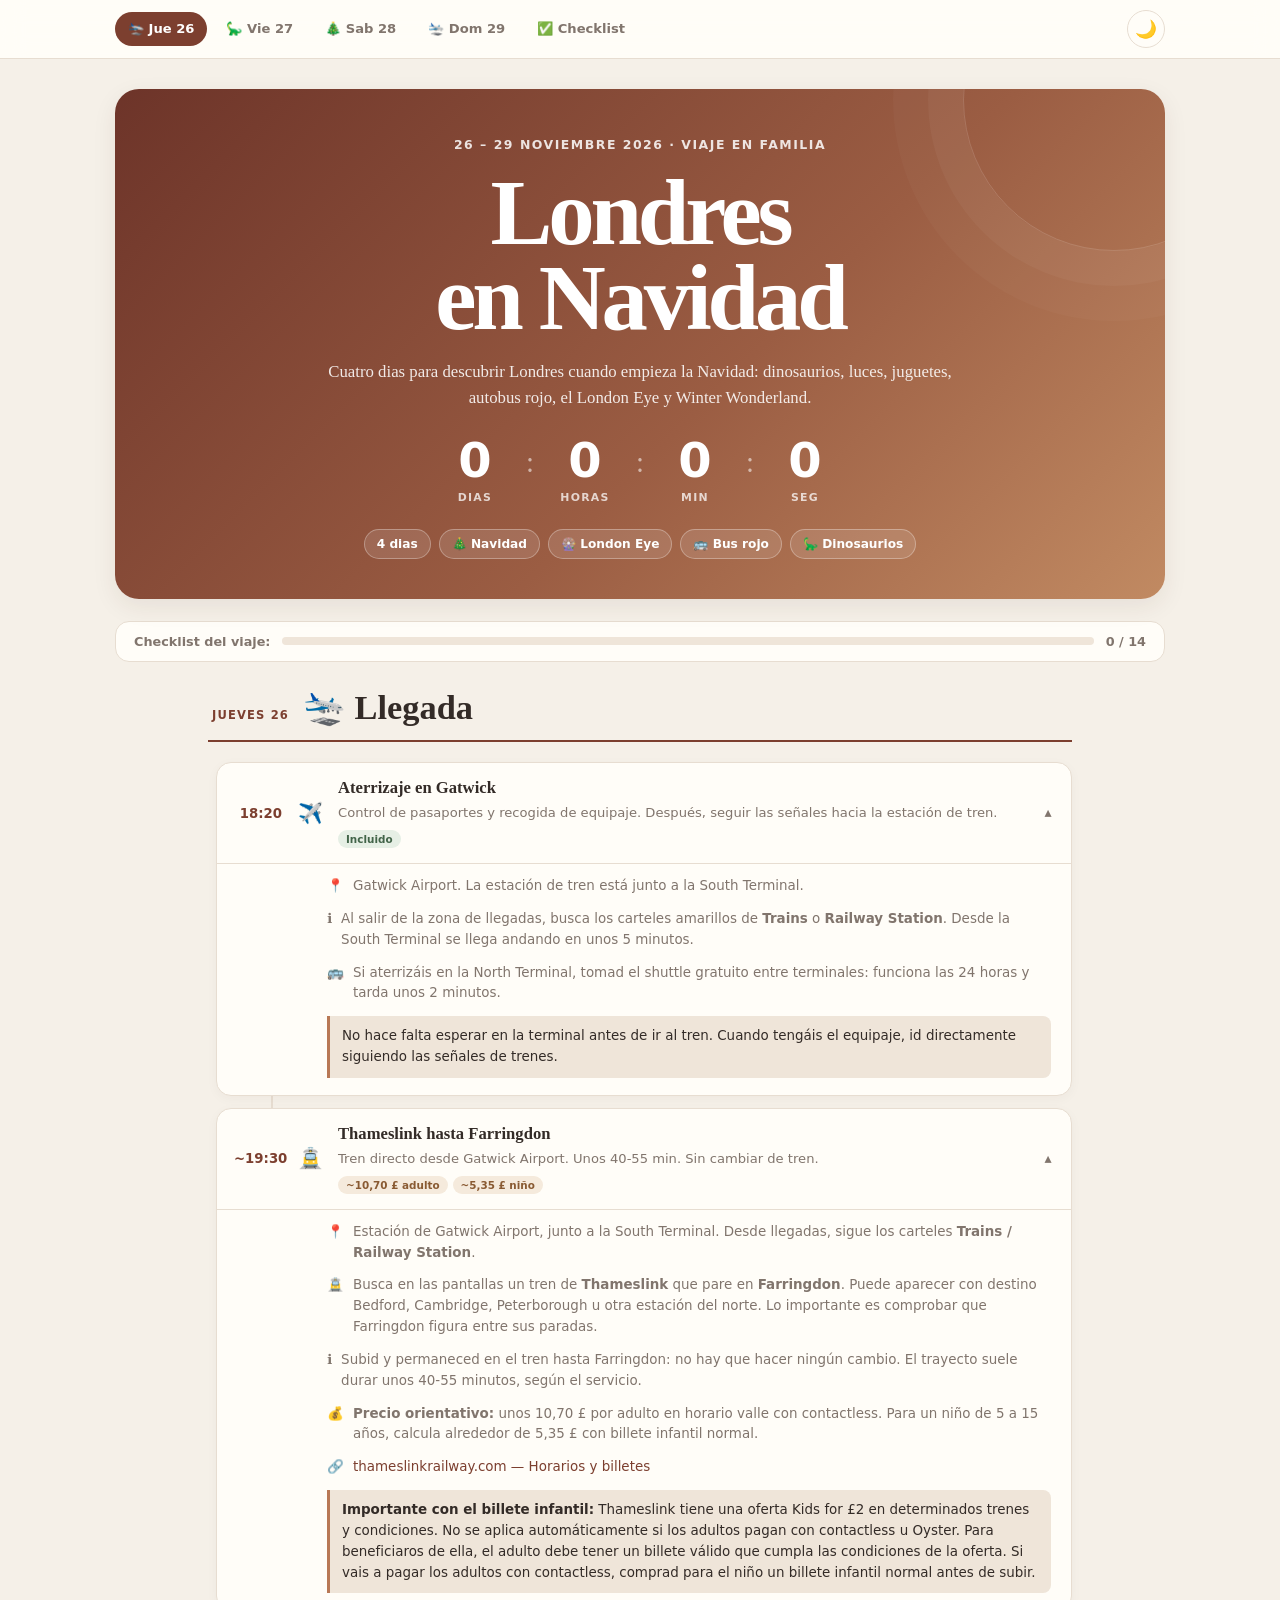
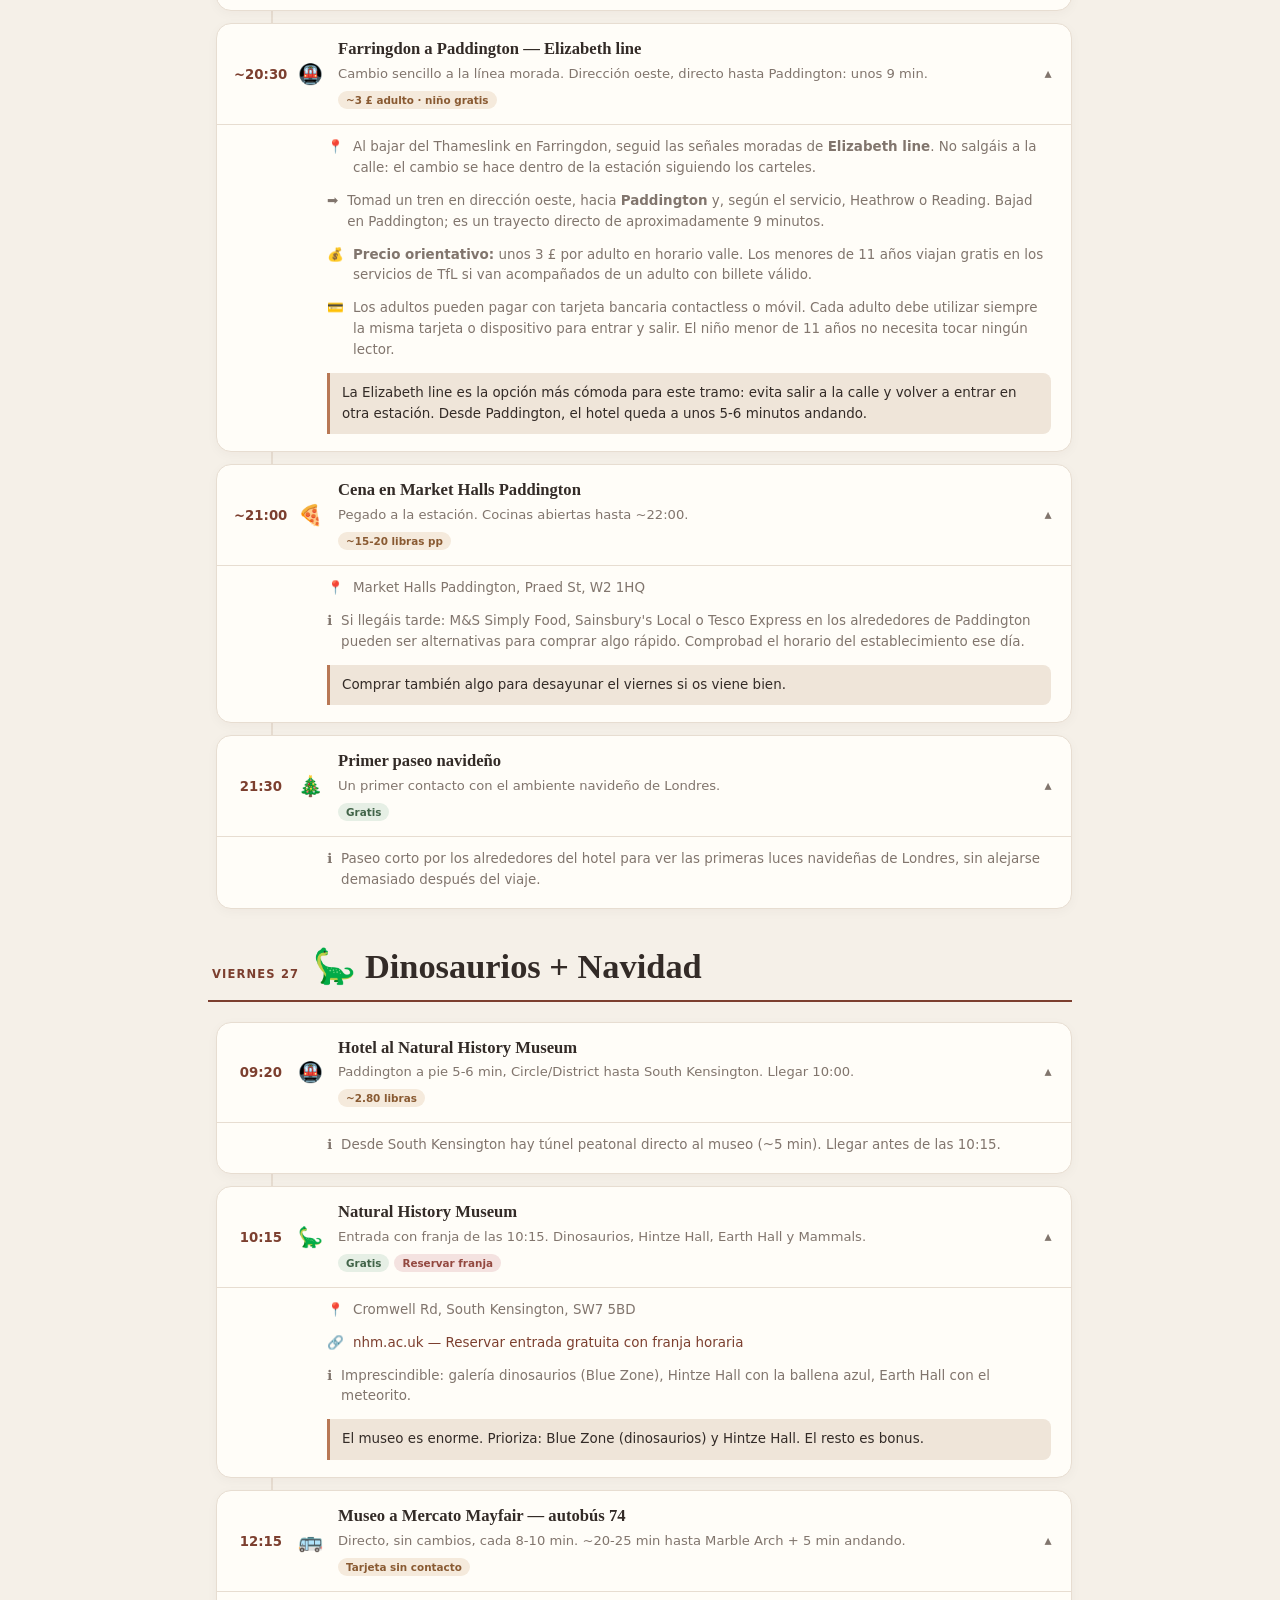
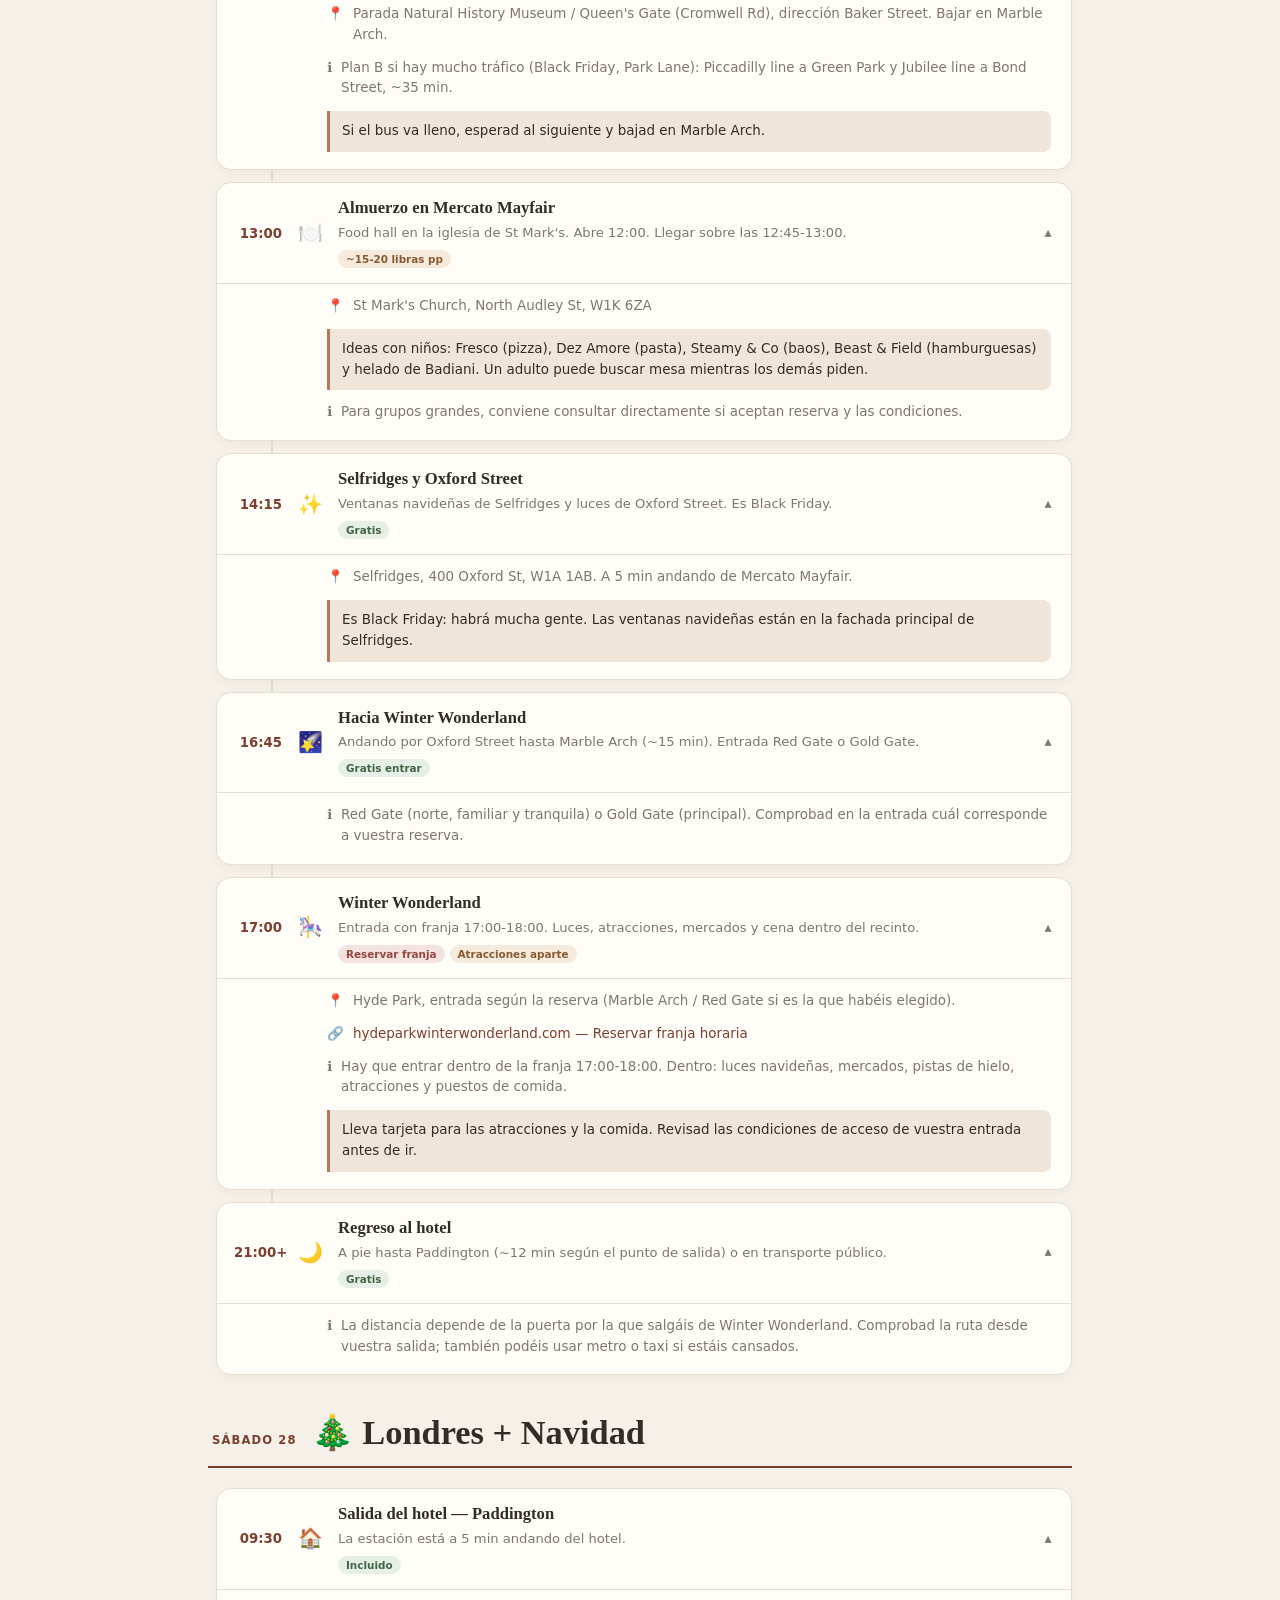
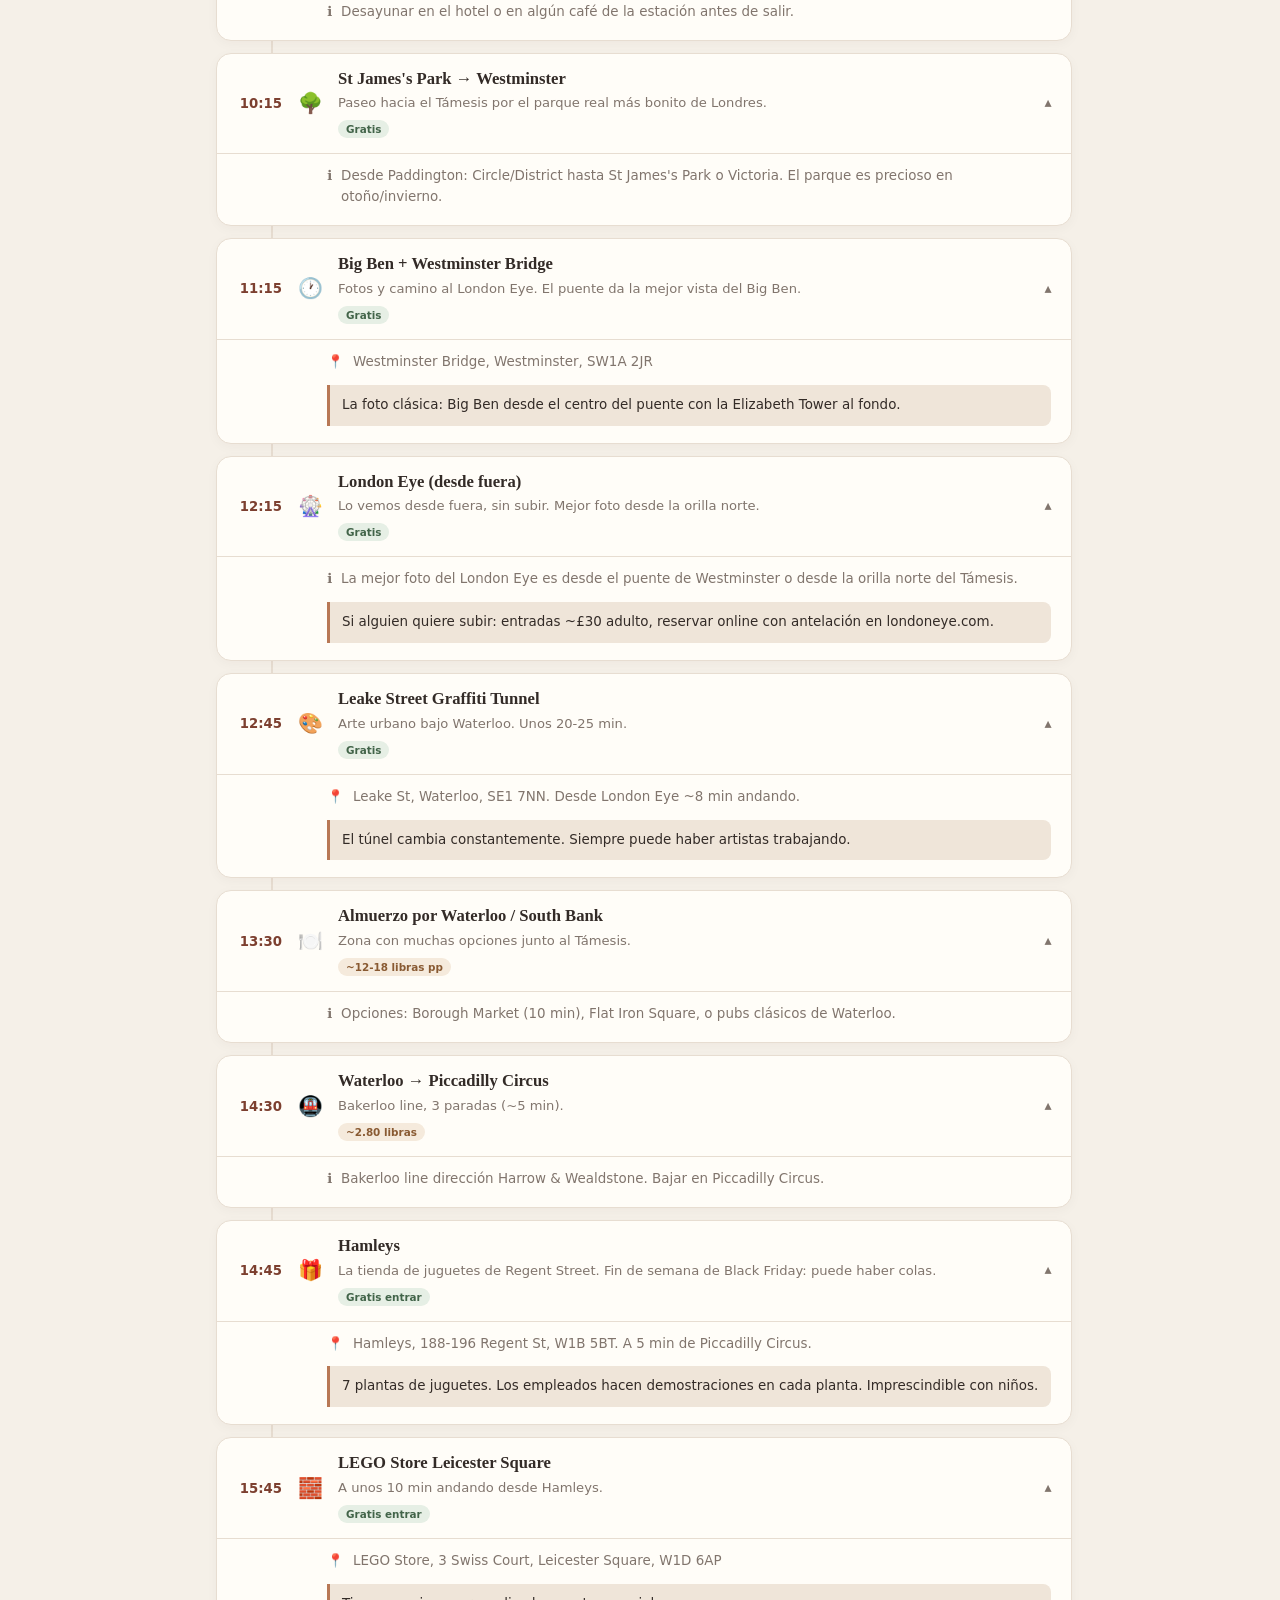
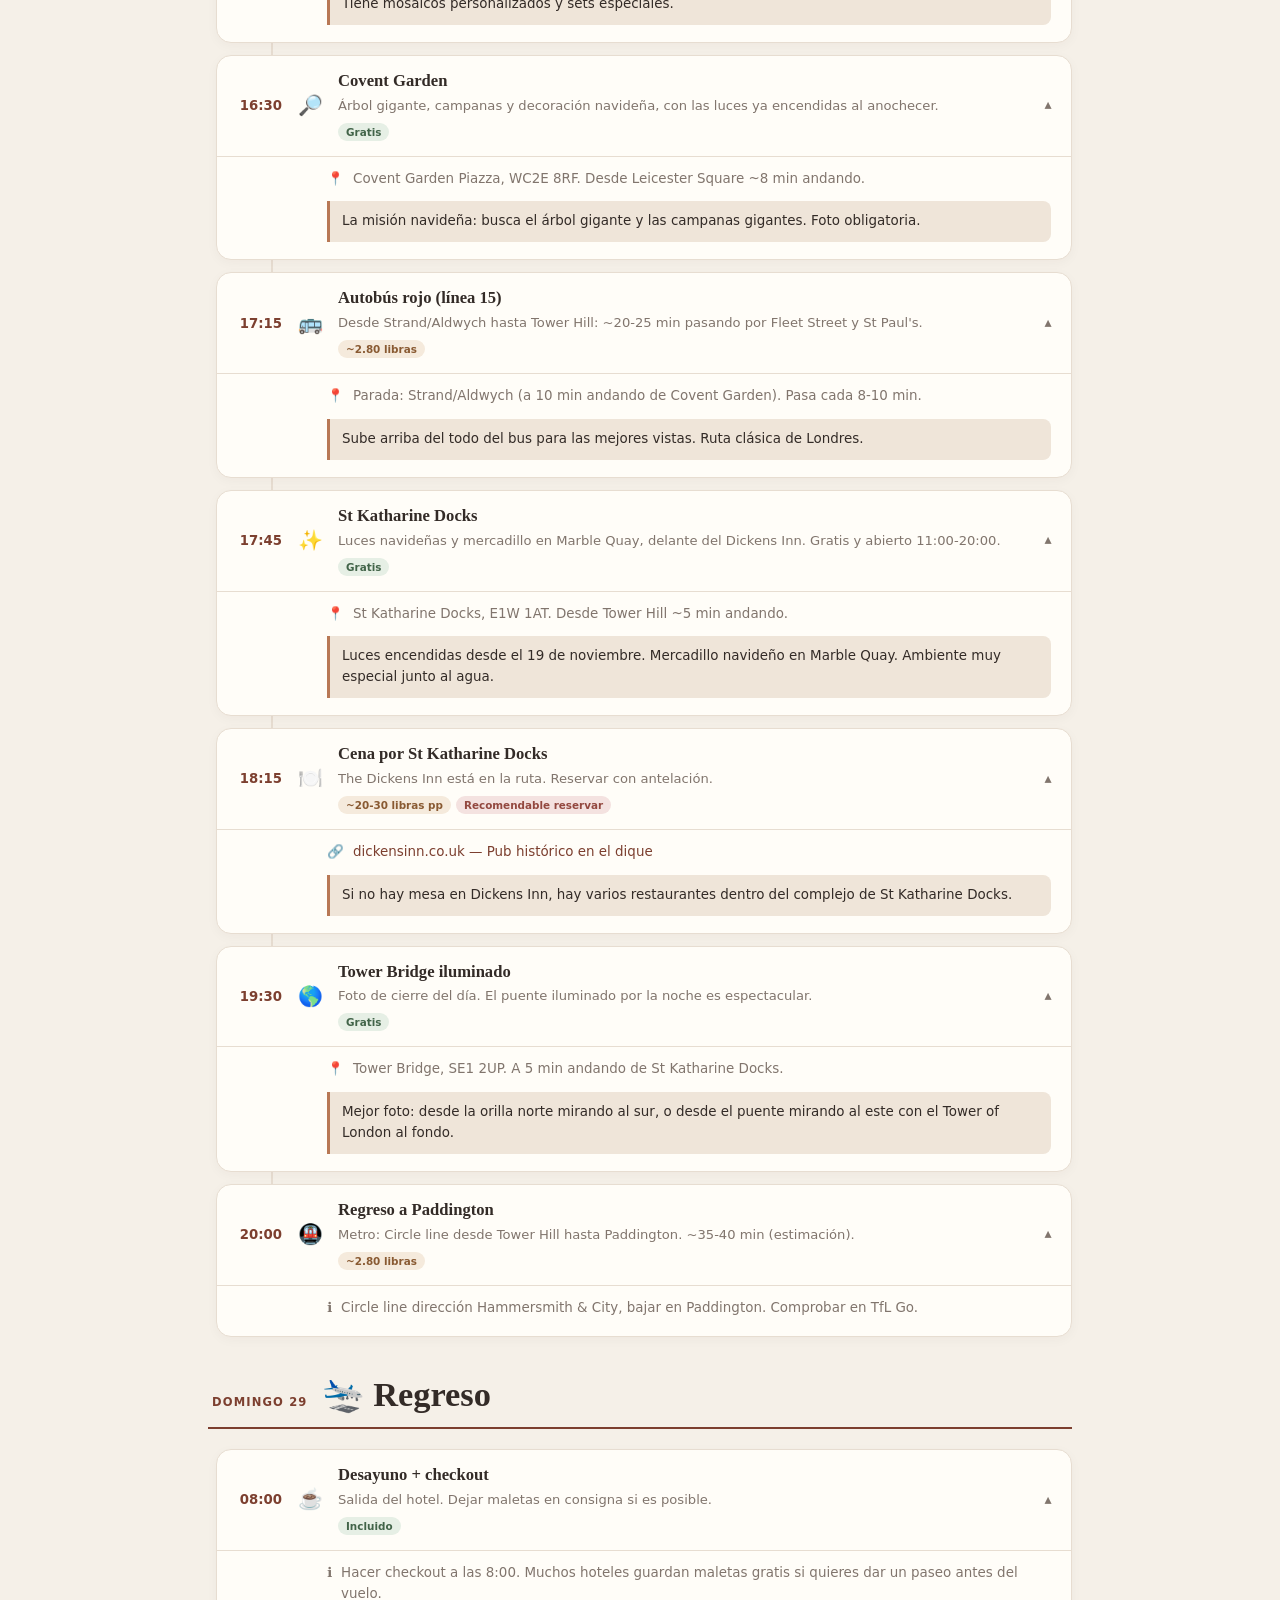
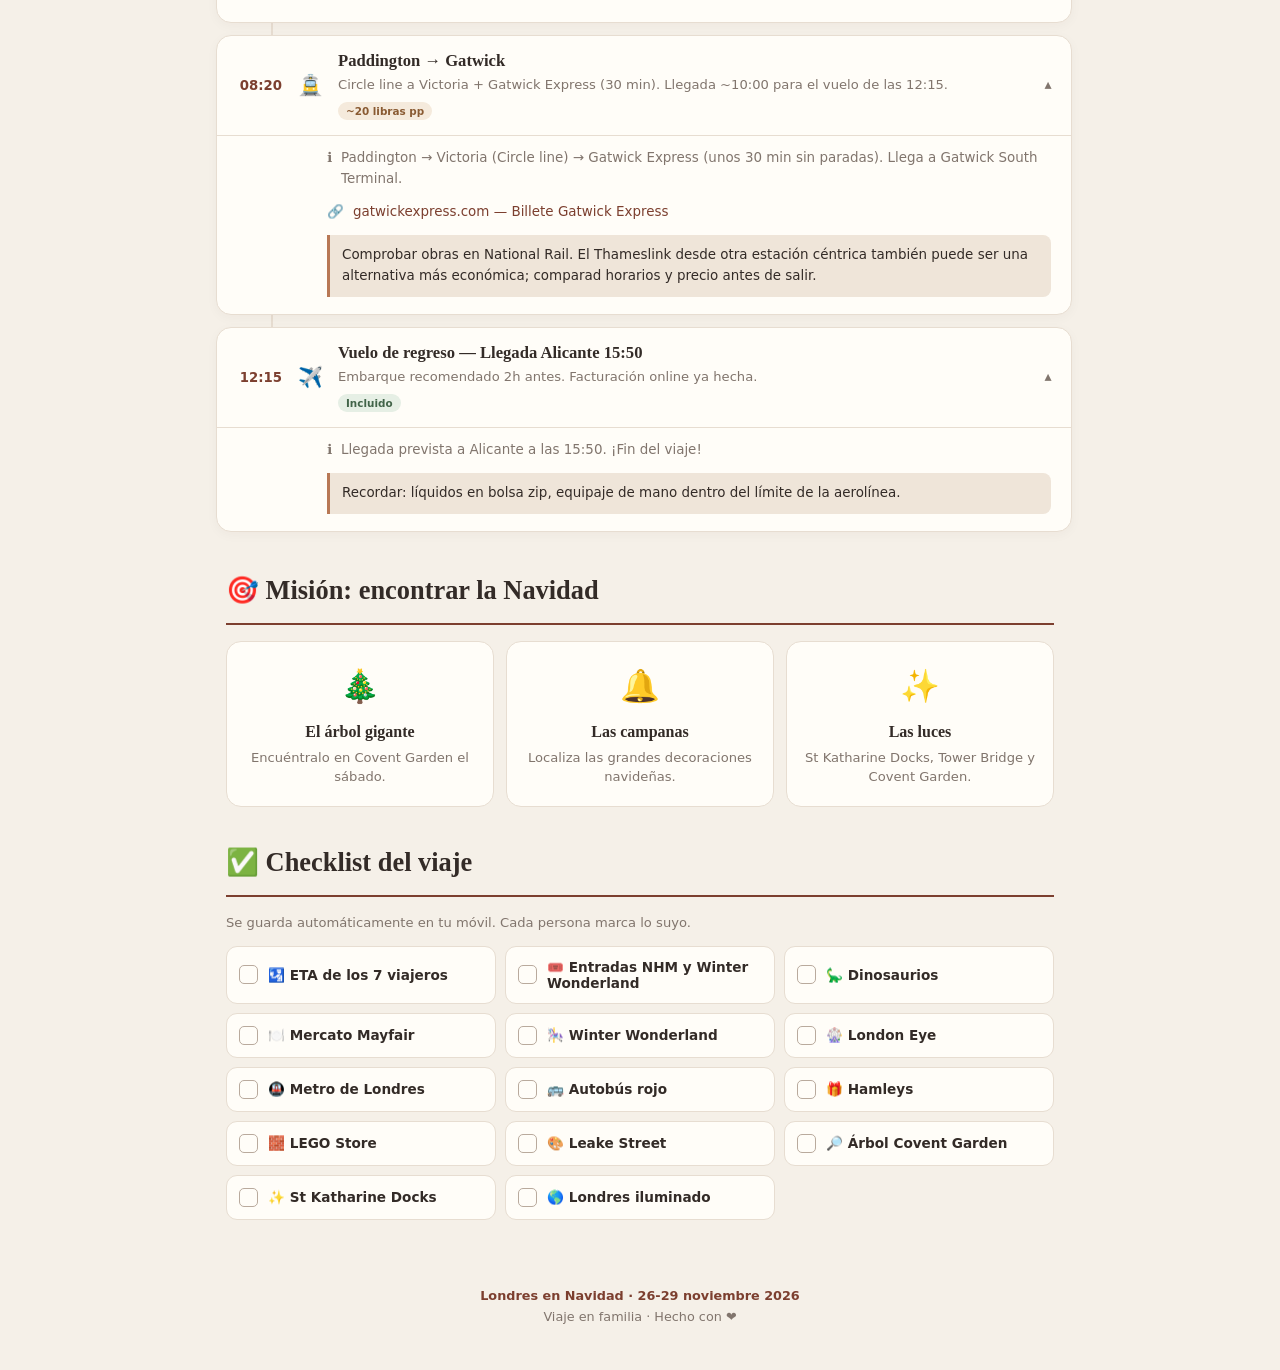
<file: index.html>
<!DOCTYPE html>
<html lang="es">
<head>
  <meta charset="UTF-8">
  <meta name="viewport" content="width=device-width, initial-scale=1.0">
  <title>Londres en Navidad · 26-29 Nov 2026</title>
  <link rel="manifest" href="manifest.json">
  <link rel="apple-touch-icon" href="icon-192.png">
  <meta name="theme-color" content="#7c3f2f">
  <link rel="stylesheet" href="style.css">
</head>
<body>

<nav class="sticky-nav">
  <div class="nav-days">
    <a href="#dia-26">&#128748; Jue 26</a>
    <a href="#dia-27">&#129429; Vie 27</a>
    <a href="#dia-28">&#127876; Sab 28</a>
    <a href="#dia-29">&#128748; Dom 29</a>
    <a href="#checklist">&#9989; Checklist</a>
  </div>
  <div class="nav-actions">
    <button class="btn-icon" onclick="toggleDark()" title="Modo oscuro">&#127769;</button>
  </div>
</nav>

<section class="hero">
  <div class="hero-date">26 &ndash; 29 Noviembre 2026 &middot; Viaje en familia</div>
  <h1>Londres<br>en Navidad</h1>
  <p class="hero-sub">Cuatro dias para descubrir Londres cuando empieza la Navidad: dinosaurios, luces, juguetes, autobus rojo, el London Eye y Winter Wonderland.</p>
  <div class="countdown-container">
    <div class="countdown-unit"><div class="countdown-num" id="cd-d">--</div><div class="countdown-label">dias</div></div>
    <div class="countdown-sep">:</div>
    <div class="countdown-unit"><div class="countdown-num" id="cd-h">--</div><div class="countdown-label">horas</div></div>
    <div class="countdown-sep">:</div>
    <div class="countdown-unit"><div class="countdown-num" id="cd-m">--</div><div class="countdown-label">min</div></div>
    <div class="countdown-sep">:</div>
    <div class="countdown-unit"><div class="countdown-num" id="cd-s">--</div><div class="countdown-label">seg</div></div>
  </div>
  <div class="hero-chips">
    <span class="chip">4 dias</span>
    <span class="chip">&#127876; Navidad</span>
    <span class="chip">&#127905; London Eye</span>
    <span class="chip">&#128652; Bus rojo</span>
    <span class="chip">&#129429; Dinosaurios</span>
  </div>
</section>

<div class="progress-bar-container">
  <span>Checklist del viaje:</span>
  <div class="progress-bar"><div class="progress-fill" id="prog-fill" style="width:0%"></div></div>
  <span id="progress-text">0 / 14</span>
</div>

<div class="container">

<!-- ===== DIA 26 ===== -->
<section class="day-section" id="dia-26">
  <div class="day-header">
    <span class="day-label">Jueves 26</span>
    <h2 class="day-title">&#128748; Llegada</h2>
  </div>
  <div class="timeline">

    <div class="activity open" onclick="toggle(this)">
      <div class="activity-header">
        <span class="activity-time">18:20</span>
        <span class="activity-emoji">&#9992;&#65039;</span>
        <div class="activity-content">
          <div class="activity-name">Aterrizaje en Gatwick</div>
          <div class="activity-preview">Control de pasaportes y recogida de equipaje. Después, seguir las señales hacia la estación de tren.</div>
          <div class="activity-tags"><span class="tag tag-free">Incluido</span></div>
        </div>
        <span class="activity-chevron">&#9660;</span>
      </div>
      <div class="activity-detail">
        <div class="detail-row"><span class="detail-icon">&#128205;</span><span>Gatwick Airport. La estación de tren está junto a la South Terminal.</span></div>
        <div class="detail-row"><span class="detail-icon">&#8505;&#65039;</span><span>Al salir de la zona de llegadas, busca los carteles amarillos de <strong>Trains</strong> o <strong>Railway Station</strong>. Desde la South Terminal se llega andando en unos 5 minutos.</span></div>
        <div class="detail-row"><span class="detail-icon">&#128652;</span><span>Si aterrizáis en la North Terminal, tomad el shuttle gratuito entre terminales: funciona las 24 horas y tarda unos 2 minutos.</span></div>
        <div class="detail-tip">No hace falta esperar en la terminal antes de ir al tren. Cuando tengáis el equipaje, id directamente siguiendo las señales de trenes.</div>
      </div>
    </div>

    <div class="activity open" onclick="toggle(this)">
      <div class="activity-header">
        <span class="activity-time">~19:30</span>
        <span class="activity-emoji">&#128650;</span>
        <div class="activity-content">
          <div class="activity-name">Thameslink hasta Farringdon</div>
          <div class="activity-preview">Tren directo desde Gatwick Airport. Unos 40-55 min. Sin cambiar de tren.</div>
          <div class="activity-tags"><span class="tag tag-paid">~10,70 £ adulto</span><span class="tag tag-paid">~5,35 £ niño</span></div>
        </div>
        <span class="activity-chevron">&#9660;</span>
      </div>
      <div class="activity-detail">
        <div class="detail-row"><span class="detail-icon">&#128205;</span><span>Estación de Gatwick Airport, junto a la South Terminal. Desde llegadas, sigue los carteles <strong>Trains / Railway Station</strong>.</span></div>
        <div class="detail-row"><span class="detail-icon">&#128650;</span><span>Busca en las pantallas un tren de <strong>Thameslink</strong> que pare en <strong>Farringdon</strong>. Puede aparecer con destino Bedford, Cambridge, Peterborough u otra estación del norte. Lo importante es comprobar que Farringdon figura entre sus paradas.</span></div>
        <div class="detail-row"><span class="detail-icon">&#8505;&#65039;</span><span>Subid y permaneced en el tren hasta Farringdon: no hay que hacer ningún cambio. El trayecto suele durar unos 40-55 minutos, según el servicio.</span></div>
        <div class="detail-row"><span class="detail-icon">&#128176;</span><span><strong>Precio orientativo:</strong> unos 10,70 £ por adulto en horario valle con contactless. Para un niño de 5 a 15 años, calcula alrededor de 5,35 £ con billete infantil normal.</span></div>
        <div class="detail-row"><span class="detail-icon">&#128279;</span><a href="https://www.thameslinkrailway.com" target="_blank" rel="noopener">thameslinkrailway.com &mdash; Horarios y billetes</a></div>
        <div class="detail-tip"><strong>Importante con el billete infantil:</strong> Thameslink tiene una oferta Kids for £2 en determinados trenes y condiciones. No se aplica automáticamente si los adultos pagan con contactless u Oyster. Para beneficiaros de ella, el adulto debe tener un billete válido que cumpla las condiciones de la oferta. Si vais a pagar los adultos con contactless, comprad para el niño un billete infantil normal antes de subir.</div>
      </div>
    </div>

    <div class="activity open" onclick="toggle(this)">
      <div class="activity-header">
        <span class="activity-time">~20:30</span>
        <span class="activity-emoji">&#128647;</span>
        <div class="activity-content">
          <div class="activity-name">Farringdon a Paddington &mdash; Elizabeth line</div>
          <div class="activity-preview">Cambio sencillo a la línea morada. Dirección oeste, directo hasta Paddington: unos 9 min.</div>
          <div class="activity-tags"><span class="tag tag-paid">~3 £ adulto · niño gratis</span></div>
        </div>
        <span class="activity-chevron">&#9660;</span>
      </div>
      <div class="activity-detail">
        <div class="detail-row"><span class="detail-icon">&#128205;</span><span>Al bajar del Thameslink en Farringdon, seguid las señales moradas de <strong>Elizabeth line</strong>. No salgáis a la calle: el cambio se hace dentro de la estación siguiendo los carteles.</span></div>
        <div class="detail-row"><span class="detail-icon">&#10145;&#65039;</span><span>Tomad un tren en dirección oeste, hacia <strong>Paddington</strong> y, según el servicio, Heathrow o Reading. Bajad en Paddington; es un trayecto directo de aproximadamente 9 minutos.</span></div>
        <div class="detail-row"><span class="detail-icon">&#128176;</span><span><strong>Precio orientativo:</strong> unos 3 £ por adulto en horario valle. Los menores de 11 años viajan gratis en los servicios de TfL si van acompañados de un adulto con billete válido.</span></div>
        <div class="detail-row"><span class="detail-icon">&#128179;</span><span>Los adultos pueden pagar con tarjeta bancaria contactless o móvil. Cada adulto debe utilizar siempre la misma tarjeta o dispositivo para entrar y salir. El niño menor de 11 años no necesita tocar ningún lector.</span></div>
        <div class="detail-tip">La Elizabeth line es la opción más cómoda para este tramo: evita salir a la calle y volver a entrar en otra estación. Desde Paddington, el hotel queda a unos 5-6 minutos andando.</div>
      </div>
    </div>

    <div class="activity open" onclick="toggle(this)">
      <div class="activity-header">
        <span class="activity-time">~21:00</span>
        <span class="activity-emoji">&#127829;</span>
        <div class="activity-content">
          <div class="activity-name">Cena en Market Halls Paddington</div>
          <div class="activity-preview">Pegado a la estación. Cocinas abiertas hasta ~22:00.</div>
          <div class="activity-tags"><span class="tag tag-paid">~15-20 libras pp</span></div>
        </div>
        <span class="activity-chevron">&#9660;</span>
      </div>
      <div class="activity-detail">
        <div class="detail-row"><span class="detail-icon">&#128205;</span><span>Market Halls Paddington, Praed St, W2 1HQ</span></div>
        <div class="detail-row"><span class="detail-icon">&#8505;&#65039;</span><span>Si llegáis tarde: M&S Simply Food, Sainsbury's Local o Tesco Express en los alrededores de Paddington pueden ser alternativas para comprar algo rápido. Comprobad el horario del establecimiento ese día.</span></div>
        <div class="detail-tip">Comprar también algo para desayunar el viernes si os viene bien.</div>
      </div>
    </div>

    <div class="activity open" onclick="toggle(this)">
      <div class="activity-header">
        <span class="activity-time">21:30</span>
        <span class="activity-emoji">&#127876;</span>
        <div class="activity-content">
          <div class="activity-name">Primer paseo navideño</div>
          <div class="activity-preview">Un primer contacto con el ambiente navideño de Londres.</div>
          <div class="activity-tags"><span class="tag tag-free">Gratis</span></div>
        </div>
        <span class="activity-chevron">&#9660;</span>
      </div>
      <div class="activity-detail">
        <div class="detail-row"><span class="detail-icon">&#8505;&#65039;</span><span>Paseo corto por los alrededores del hotel para ver las primeras luces navideñas de Londres, sin alejarse demasiado después del viaje.</span></div>
      </div>
    </div>

  </div>
</section>

<!-- ===== DIA 27 ===== -->
<section class="day-section" id="dia-27">
  <div class="day-header">
    <span class="day-label">Viernes 27</span>
    <h2 class="day-title">&#129429; Dinosaurios + Navidad</h2>
  </div>
  <div class="timeline">

    <div class="activity open" onclick="toggle(this)">
      <div class="activity-header">
        <span class="activity-time">09:20</span>
        <span class="activity-emoji">&#128647;</span>
        <div class="activity-content">
          <div class="activity-name">Hotel al Natural History Museum</div>
          <div class="activity-preview">Paddington a pie 5-6 min, Circle/District hasta South Kensington. Llegar 10:00.</div>
          <div class="activity-tags"><span class="tag tag-paid">~2.80 libras</span></div>
        </div>
        <span class="activity-chevron">&#9660;</span>
      </div>
      <div class="activity-detail">
        <div class="detail-row"><span class="detail-icon">&#8505;&#65039;</span><span>Desde South Kensington hay túnel peatonal directo al museo (~5 min). Llegar antes de las 10:15.</span></div>
      </div>
    </div>

    <div class="activity open" onclick="toggle(this)">
      <div class="activity-header">
        <span class="activity-time">10:15</span>
        <span class="activity-emoji">&#129429;</span>
        <div class="activity-content">
          <div class="activity-name">Natural History Museum</div>
          <div class="activity-preview">Entrada con franja de las 10:15. Dinosaurios, Hintze Hall, Earth Hall y Mammals.</div>
          <div class="activity-tags"><span class="tag tag-free">Gratis</span><span class="tag tag-book">Reservar franja</span></div>
        </div>
        <span class="activity-chevron">&#9660;</span>
      </div>
      <div class="activity-detail">
        <div class="detail-row"><span class="detail-icon">&#128205;</span><span>Cromwell Rd, South Kensington, SW7 5BD</span></div>
        <div class="detail-row"><span class="detail-icon">&#128279;</span><a href="https://www.nhm.ac.uk" target="_blank" rel="noopener">nhm.ac.uk &mdash; Reservar entrada gratuita con franja horaria</a></div>
        <div class="detail-row"><span class="detail-icon">&#8505;&#65039;</span><span>Imprescindible: galería dinosaurios (Blue Zone), Hintze Hall con la ballena azul, Earth Hall con el meteorito.</span></div>
        <div class="detail-tip">El museo es enorme. Prioriza: Blue Zone (dinosaurios) y Hintze Hall. El resto es bonus.</div>
      </div>
    </div>

    <div class="activity open" onclick="toggle(this)">
      <div class="activity-header">
        <span class="activity-time">12:15</span>
        <span class="activity-emoji">&#128652;</span>
        <div class="activity-content">
          <div class="activity-name">Museo a Mercato Mayfair &mdash; autobús 74</div>
          <div class="activity-preview">Directo, sin cambios, cada 8-10 min. ~20-25 min hasta Marble Arch + 5 min andando.</div>
          <div class="activity-tags"><span class="tag tag-paid">Tarjeta sin contacto</span></div>
        </div>
        <span class="activity-chevron">&#9660;</span>
      </div>
      <div class="activity-detail">
        <div class="detail-row"><span class="detail-icon">&#128205;</span><span>Parada Natural History Museum / Queen's Gate (Cromwell Rd), dirección Baker Street. Bajar en Marble Arch.</span></div>
        <div class="detail-row"><span class="detail-icon">&#8505;&#65039;</span><span>Plan B si hay mucho tráfico (Black Friday, Park Lane): Piccadilly line a Green Park y Jubilee line a Bond Street, ~35 min.</span></div>
        <div class="detail-tip">Si el bus va lleno, esperad al siguiente y bajad en Marble Arch.</div>
      </div>
    </div>

    <div class="activity open" onclick="toggle(this)">
      <div class="activity-header">
        <span class="activity-time">13:00</span>
        <span class="activity-emoji">&#127869;&#65039;</span>
        <div class="activity-content">
          <div class="activity-name">Almuerzo en Mercato Mayfair</div>
          <div class="activity-preview">Food hall en la iglesia de St Mark's. Abre 12:00. Llegar sobre las 12:45-13:00.</div>
          <div class="activity-tags"><span class="tag tag-paid">~15-20 libras pp</span></div>
        </div>
        <span class="activity-chevron">&#9660;</span>
      </div>
      <div class="activity-detail">
        <div class="detail-row"><span class="detail-icon">&#128205;</span><span>St Mark's Church, North Audley St, W1K 6ZA</span></div>
        <div class="detail-tip">Ideas con niños: Fresco (pizza), Dez Amore (pasta), Steamy &amp; Co (baos), Beast &amp; Field (hamburguesas) y helado de Badiani. Un adulto puede buscar mesa mientras los demás piden.</div>
        <div class="detail-row"><span class="detail-icon">&#8505;&#65039;</span><span>Para grupos grandes, conviene consultar directamente si aceptan reserva y las condiciones.</span></div>
      </div>
    </div>

    <div class="activity open" onclick="toggle(this)">
      <div class="activity-header">
        <span class="activity-time">14:15</span>
        <span class="activity-emoji">&#10024;</span>
        <div class="activity-content">
          <div class="activity-name">Selfridges y Oxford Street</div>
          <div class="activity-preview">Ventanas navideñas de Selfridges y luces de Oxford Street. Es Black Friday.</div>
          <div class="activity-tags"><span class="tag tag-free">Gratis</span></div>
        </div>
        <span class="activity-chevron">&#9660;</span>
      </div>
      <div class="activity-detail">
        <div class="detail-row"><span class="detail-icon">&#128205;</span><span>Selfridges, 400 Oxford St, W1A 1AB. A 5 min andando de Mercato Mayfair.</span></div>
        <div class="detail-tip">Es Black Friday: habrá mucha gente. Las ventanas navideñas están en la fachada principal de Selfridges.</div>
      </div>
    </div>

    <div class="activity open" onclick="toggle(this)">
      <div class="activity-header">
        <span class="activity-time">16:45</span>
        <span class="activity-emoji">&#127776;</span>
        <div class="activity-content">
          <div class="activity-name">Hacia Winter Wonderland</div>
          <div class="activity-preview">Andando por Oxford Street hasta Marble Arch (~15 min). Entrada Red Gate o Gold Gate.</div>
          <div class="activity-tags"><span class="tag tag-free">Gratis entrar</span></div>
        </div>
        <span class="activity-chevron">&#9660;</span>
      </div>
      <div class="activity-detail">
        <div class="detail-row"><span class="detail-icon">&#8505;&#65039;</span><span>Red Gate (norte, familiar y tranquila) o Gold Gate (principal). Comprobad en la entrada cuál corresponde a vuestra reserva.</span></div>
      </div>
    </div>

    <div class="activity open" onclick="toggle(this)">
      <div class="activity-header">
        <span class="activity-time">17:00</span>
        <span class="activity-emoji">&#127904;</span>
        <div class="activity-content">
          <div class="activity-name">Winter Wonderland</div>
          <div class="activity-preview">Entrada con franja 17:00-18:00. Luces, atracciones, mercados y cena dentro del recinto.</div>
          <div class="activity-tags"><span class="tag tag-book">Reservar franja</span><span class="tag tag-paid">Atracciones aparte</span></div>
        </div>
        <span class="activity-chevron">&#9660;</span>
      </div>
      <div class="activity-detail">
        <div class="detail-row"><span class="detail-icon">&#128205;</span><span>Hyde Park, entrada según la reserva (Marble Arch / Red Gate si es la que habéis elegido).</span></div>
        <div class="detail-row"><span class="detail-icon">&#128279;</span><a href="https://hydeparkwinterwonderland.com" target="_blank" rel="noopener">hydeparkwinterwonderland.com &mdash; Reservar franja horaria</a></div>
        <div class="detail-row"><span class="detail-icon">&#8505;&#65039;</span><span>Hay que entrar dentro de la franja 17:00-18:00. Dentro: luces navideñas, mercados, pistas de hielo, atracciones y puestos de comida.</span></div>
        <div class="detail-tip">Lleva tarjeta para las atracciones y la comida. Revisad las condiciones de acceso de vuestra entrada antes de ir.</div>
      </div>
    </div>

    <div class="activity open" onclick="toggle(this)">
      <div class="activity-header">
        <span class="activity-time">21:00+</span>
        <span class="activity-emoji">&#127769;</span>
        <div class="activity-content">
          <div class="activity-name">Regreso al hotel</div>
          <div class="activity-preview">A pie hasta Paddington (~12 min según el punto de salida) o en transporte público.</div>
          <div class="activity-tags"><span class="tag tag-free">Gratis</span></div>
        </div>
        <span class="activity-chevron">&#9660;</span>
      </div>
      <div class="activity-detail">
        <div class="detail-row"><span class="detail-icon">&#8505;&#65039;</span><span>La distancia depende de la puerta por la que salgáis de Winter Wonderland. Comprobad la ruta desde vuestra salida; también podéis usar metro o taxi si estáis cansados.</span></div>
      </div>
    </div>

  </div>
</section>

<!-- ===== DIA 28 ===== -->
<section class="day-section" id="dia-28">
  <div class="day-header">
    <span class="day-label">Sábado 28</span>
    <h2 class="day-title">&#127876; Londres + Navidad</h2>
  </div>
  <div class="timeline">

    <div class="activity open" onclick="toggle(this)">
      <div class="activity-header">
        <span class="activity-time">09:30</span>
        <span class="activity-emoji">&#127968;</span>
        <div class="activity-content">
          <div class="activity-name">Salida del hotel &mdash; Paddington</div>
          <div class="activity-preview">La estación está a 5 min andando del hotel.</div>
          <div class="activity-tags"><span class="tag tag-free">Incluido</span></div>
        </div>
        <span class="activity-chevron">&#9660;</span>
      </div>
      <div class="activity-detail">
        <div class="detail-row"><span class="detail-icon">&#8505;&#65039;</span><span>Desayunar en el hotel o en algún café de la estación antes de salir.</span></div>
      </div>
    </div>

    <div class="activity open" onclick="toggle(this)">
      <div class="activity-header">
        <span class="activity-time">10:15</span>
        <span class="activity-emoji">&#127795;</span>
        <div class="activity-content">
          <div class="activity-name">St James's Park &rarr; Westminster</div>
          <div class="activity-preview">Paseo hacia el Támesis por el parque real más bonito de Londres.</div>
          <div class="activity-tags"><span class="tag tag-free">Gratis</span></div>
        </div>
        <span class="activity-chevron">&#9660;</span>
      </div>
      <div class="activity-detail">
        <div class="detail-row"><span class="detail-icon">&#8505;&#65039;</span><span>Desde Paddington: Circle/District hasta St James's Park o Victoria. El parque es precioso en otoño/invierno.</span></div>
      </div>
    </div>

    <div class="activity open" onclick="toggle(this)">
      <div class="activity-header">
        <span class="activity-time">11:15</span>
        <span class="activity-emoji">&#128336;</span>
        <div class="activity-content">
          <div class="activity-name">Big Ben + Westminster Bridge</div>
          <div class="activity-preview">Fotos y camino al London Eye. El puente da la mejor vista del Big Ben.</div>
          <div class="activity-tags"><span class="tag tag-free">Gratis</span></div>
        </div>
        <span class="activity-chevron">&#9660;</span>
      </div>
      <div class="activity-detail">
        <div class="detail-row"><span class="detail-icon">&#128205;</span><span>Westminster Bridge, Westminster, SW1A 2JR</span></div>
        <div class="detail-tip">La foto clásica: Big Ben desde el centro del puente con la Elizabeth Tower al fondo.</div>
      </div>
    </div>

    <div class="activity open" onclick="toggle(this)">
      <div class="activity-header">
        <span class="activity-time">12:15</span>
        <span class="activity-emoji">&#127905;</span>
        <div class="activity-content">
          <div class="activity-name">London Eye (desde fuera)</div>
          <div class="activity-preview">Lo vemos desde fuera, sin subir. Mejor foto desde la orilla norte.</div>
          <div class="activity-tags"><span class="tag tag-free">Gratis</span></div>
        </div>
        <span class="activity-chevron">&#9660;</span>
      </div>
      <div class="activity-detail">
        <div class="detail-row"><span class="detail-icon">&#8505;&#65039;</span><span>La mejor foto del London Eye es desde el puente de Westminster o desde la orilla norte del Támesis.</span></div>
        <div class="detail-tip">Si alguien quiere subir: entradas ~£30 adulto, reservar online con antelación en londoneye.com.</div>
      </div>
    </div>

    <div class="activity open" onclick="toggle(this)">
      <div class="activity-header">
        <span class="activity-time">12:45</span>
        <span class="activity-emoji">&#127912;</span>
        <div class="activity-content">
          <div class="activity-name">Leake Street Graffiti Tunnel</div>
          <div class="activity-preview">Arte urbano bajo Waterloo. Unos 20-25 min.</div>
          <div class="activity-tags"><span class="tag tag-free">Gratis</span></div>
        </div>
        <span class="activity-chevron">&#9660;</span>
      </div>
      <div class="activity-detail">
        <div class="detail-row"><span class="detail-icon">&#128205;</span><span>Leake St, Waterloo, SE1 7NN. Desde London Eye ~8 min andando.</span></div>
        <div class="detail-tip">El túnel cambia constantemente. Siempre puede haber artistas trabajando.</div>
      </div>
    </div>

    <div class="activity open" onclick="toggle(this)">
      <div class="activity-header">
        <span class="activity-time">13:30</span>
        <span class="activity-emoji">&#127869;&#65039;</span>
        <div class="activity-content">
          <div class="activity-name">Almuerzo por Waterloo / South Bank</div>
          <div class="activity-preview">Zona con muchas opciones junto al Támesis.</div>
          <div class="activity-tags"><span class="tag tag-paid">~12-18 libras pp</span></div>
        </div>
        <span class="activity-chevron">&#9660;</span>
      </div>
      <div class="activity-detail">
        <div class="detail-row"><span class="detail-icon">&#8505;&#65039;</span><span>Opciones: Borough Market (10 min), Flat Iron Square, o pubs clásicos de Waterloo.</span></div>
      </div>
    </div>

    <div class="activity open" onclick="toggle(this)">
      <div class="activity-header">
        <span class="activity-time">14:30</span>
        <span class="activity-emoji">&#128647;</span>
        <div class="activity-content">
          <div class="activity-name">Waterloo &rarr; Piccadilly Circus</div>
          <div class="activity-preview">Bakerloo line, 3 paradas (~5 min).</div>
          <div class="activity-tags"><span class="tag tag-paid">~2.80 libras</span></div>
        </div>
        <span class="activity-chevron">&#9660;</span>
      </div>
      <div class="activity-detail">
        <div class="detail-row"><span class="detail-icon">&#8505;&#65039;</span><span>Bakerloo line dirección Harrow &amp; Wealdstone. Bajar en Piccadilly Circus.</span></div>
      </div>
    </div>

    <div class="activity open" onclick="toggle(this)">
      <div class="activity-header">
        <span class="activity-time">14:45</span>
        <span class="activity-emoji">&#127873;</span>
        <div class="activity-content">
          <div class="activity-name">Hamleys</div>
          <div class="activity-preview">La tienda de juguetes de Regent Street. Fin de semana de Black Friday: puede haber colas.</div>
          <div class="activity-tags"><span class="tag tag-free">Gratis entrar</span></div>
        </div>
        <span class="activity-chevron">&#9660;</span>
      </div>
      <div class="activity-detail">
        <div class="detail-row"><span class="detail-icon">&#128205;</span><span>Hamleys, 188-196 Regent St, W1B 5BT. A 5 min de Piccadilly Circus.</span></div>
        <div class="detail-tip">7 plantas de juguetes. Los empleados hacen demostraciones en cada planta. Imprescindible con niños.</div>
      </div>
    </div>

    <div class="activity open" onclick="toggle(this)">
      <div class="activity-header">
        <span class="activity-time">15:45</span>
        <span class="activity-emoji">&#129521;</span>
        <div class="activity-content">
          <div class="activity-name">LEGO Store Leicester Square</div>
          <div class="activity-preview">A unos 10 min andando desde Hamleys.</div>
          <div class="activity-tags"><span class="tag tag-free">Gratis entrar</span></div>
        </div>
        <span class="activity-chevron">&#9660;</span>
      </div>
      <div class="activity-detail">
        <div class="detail-row"><span class="detail-icon">&#128205;</span><span>LEGO Store, 3 Swiss Court, Leicester Square, W1D 6AP</span></div>
        <div class="detail-tip">Tiene mosaicos personalizados y sets especiales.</div>
      </div>
    </div>

    <div class="activity open" onclick="toggle(this)">
      <div class="activity-header">
        <span class="activity-time">16:30</span>
        <span class="activity-emoji">&#128270;</span>
        <div class="activity-content">
          <div class="activity-name">Covent Garden</div>
          <div class="activity-preview">Árbol gigante, campanas y decoración navideña, con las luces ya encendidas al anochecer.</div>
          <div class="activity-tags"><span class="tag tag-free">Gratis</span></div>
        </div>
        <span class="activity-chevron">&#9660;</span>
      </div>
      <div class="activity-detail">
        <div class="detail-row"><span class="detail-icon">&#128205;</span><span>Covent Garden Piazza, WC2E 8RF. Desde Leicester Square ~8 min andando.</span></div>
        <div class="detail-tip">La misión navideña: busca el árbol gigante y las campanas gigantes. Foto obligatoria.</div>
      </div>
    </div>

    <div class="activity open" onclick="toggle(this)">
      <div class="activity-header">
        <span class="activity-time">17:15</span>
        <span class="activity-emoji">&#128652;</span>
        <div class="activity-content">
          <div class="activity-name">Autobús rojo (línea 15)</div>
          <div class="activity-preview">Desde Strand/Aldwych hasta Tower Hill: ~20-25 min pasando por Fleet Street y St Paul's.</div>
          <div class="activity-tags"><span class="tag tag-paid">~2.80 libras</span></div>
        </div>
        <span class="activity-chevron">&#9660;</span>
      </div>
      <div class="activity-detail">
        <div class="detail-row"><span class="detail-icon">&#128205;</span><span>Parada: Strand/Aldwych (a 10 min andando de Covent Garden). Pasa cada 8-10 min.</span></div>
        <div class="detail-tip">Sube arriba del todo del bus para las mejores vistas. Ruta clásica de Londres.</div>
      </div>
    </div>

    <div class="activity open" onclick="toggle(this)">
      <div class="activity-header">
        <span class="activity-time">17:45</span>
        <span class="activity-emoji">&#10024;</span>
        <div class="activity-content">
          <div class="activity-name">St Katharine Docks</div>
          <div class="activity-preview">Luces navideñas y mercadillo en Marble Quay, delante del Dickens Inn. Gratis y abierto 11:00-20:00.</div>
          <div class="activity-tags"><span class="tag tag-free">Gratis</span></div>
        </div>
        <span class="activity-chevron">&#9660;</span>
      </div>
      <div class="activity-detail">
        <div class="detail-row"><span class="detail-icon">&#128205;</span><span>St Katharine Docks, E1W 1AT. Desde Tower Hill ~5 min andando.</span></div>
        <div class="detail-tip">Luces encendidas desde el 19 de noviembre. Mercadillo navideño en Marble Quay. Ambiente muy especial junto al agua.</div>
      </div>
    </div>

    <div class="activity open" onclick="toggle(this)">
      <div class="activity-header">
        <span class="activity-time">18:15</span>
        <span class="activity-emoji">&#127869;&#65039;</span>
        <div class="activity-content">
          <div class="activity-name">Cena por St Katharine Docks</div>
          <div class="activity-preview">The Dickens Inn está en la ruta. Reservar con antelación.</div>
          <div class="activity-tags"><span class="tag tag-paid">~20-30 libras pp</span><span class="tag tag-book">Recomendable reservar</span></div>
        </div>
        <span class="activity-chevron">&#9660;</span>
      </div>
      <div class="activity-detail">
        <div class="detail-row"><span class="detail-icon">&#128279;</span><a href="https://www.dickensinn.co.uk" target="_blank" rel="noopener">dickensinn.co.uk &mdash; Pub histórico en el dique</a></div>
        <div class="detail-tip">Si no hay mesa en Dickens Inn, hay varios restaurantes dentro del complejo de St Katharine Docks.</div>
      </div>
    </div>

    <div class="activity open" onclick="toggle(this)">
      <div class="activity-header">
        <span class="activity-time">19:30</span>
        <span class="activity-emoji">&#127758;</span>
        <div class="activity-content">
          <div class="activity-name">Tower Bridge iluminado</div>
          <div class="activity-preview">Foto de cierre del día. El puente iluminado por la noche es espectacular.</div>
          <div class="activity-tags"><span class="tag tag-free">Gratis</span></div>
        </div>
        <span class="activity-chevron">&#9660;</span>
      </div>
      <div class="activity-detail">
        <div class="detail-row"><span class="detail-icon">&#128205;</span><span>Tower Bridge, SE1 2UP. A 5 min andando de St Katharine Docks.</span></div>
        <div class="detail-tip">Mejor foto: desde la orilla norte mirando al sur, o desde el puente mirando al este con el Tower of London al fondo.</div>
      </div>
    </div>

    <div class="activity open" onclick="toggle(this)">
      <div class="activity-header">
        <span class="activity-time">20:00</span>
        <span class="activity-emoji">&#128647;</span>
        <div class="activity-content">
          <div class="activity-name">Regreso a Paddington</div>
          <div class="activity-preview">Metro: Circle line desde Tower Hill hasta Paddington. ~35-40 min (estimación).</div>
          <div class="activity-tags"><span class="tag tag-paid">~2.80 libras</span></div>
        </div>
        <span class="activity-chevron">&#9660;</span>
      </div>
      <div class="activity-detail">
        <div class="detail-row"><span class="detail-icon">&#8505;&#65039;</span><span>Circle line dirección Hammersmith &amp; City, bajar en Paddington. Comprobar en TfL Go.</span></div>
      </div>
    </div>

  </div>
</section>

<!-- ===== DIA 29 ===== -->
<section class="day-section" id="dia-29">
  <div class="day-header">
    <span class="day-label">Domingo 29</span>
    <h2 class="day-title">&#128748; Regreso</h2>
  </div>
  <div class="timeline">

    <div class="activity open" onclick="toggle(this)">
      <div class="activity-header">
        <span class="activity-time">08:00</span>
        <span class="activity-emoji">&#9749;</span>
        <div class="activity-content">
          <div class="activity-name">Desayuno + checkout</div>
          <div class="activity-preview">Salida del hotel. Dejar maletas en consigna si es posible.</div>
          <div class="activity-tags"><span class="tag tag-free">Incluido</span></div>
        </div>
        <span class="activity-chevron">&#9660;</span>
      </div>
      <div class="activity-detail">
        <div class="detail-row"><span class="detail-icon">&#8505;&#65039;</span><span>Hacer checkout a las 8:00. Muchos hoteles guardan maletas gratis si quieres dar un paseo antes del vuelo.</span></div>
      </div>
    </div>

    <div class="activity open" onclick="toggle(this)">
      <div class="activity-header">
        <span class="activity-time">08:20</span>
        <span class="activity-emoji">&#128650;</span>
        <div class="activity-content">
          <div class="activity-name">Paddington &rarr; Gatwick</div>
          <div class="activity-preview">Circle line a Victoria + Gatwick Express (30 min). Llegada ~10:00 para el vuelo de las 12:15.</div>
          <div class="activity-tags"><span class="tag tag-paid">~20 libras pp</span></div>
        </div>
        <span class="activity-chevron">&#9660;</span>
      </div>
      <div class="activity-detail">
        <div class="detail-row"><span class="detail-icon">&#8505;&#65039;</span><span>Paddington &rarr; Victoria (Circle line) &rarr; Gatwick Express (unos 30 min sin paradas). Llega a Gatwick South Terminal.</span></div>
        <div class="detail-row"><span class="detail-icon">&#128279;</span><a href="https://www.gatwickexpress.com" target="_blank" rel="noopener">gatwickexpress.com &mdash; Billete Gatwick Express</a></div>
        <div class="detail-tip">Comprobar obras en National Rail. El Thameslink desde otra estación céntrica también puede ser una alternativa más económica; comparad horarios y precio antes de salir.</div>
      </div>
    </div>

    <div class="activity open" onclick="toggle(this)">
      <div class="activity-header">
        <span class="activity-time">12:15</span>
        <span class="activity-emoji">&#9992;&#65039;</span>
        <div class="activity-content">
          <div class="activity-name">Vuelo de regreso &mdash; Llegada Alicante 15:50</div>
          <div class="activity-preview">Embarque recomendado 2h antes. Facturación online ya hecha.</div>
          <div class="activity-tags"><span class="tag tag-free">Incluido</span></div>
        </div>
        <span class="activity-chevron">&#9660;</span>
      </div>
      <div class="activity-detail">
        <div class="detail-row"><span class="detail-icon">&#8505;&#65039;</span><span>Llegada prevista a Alicante a las 15:50. ¡Fin del viaje!</span></div>
        <div class="detail-tip">Recordar: líquidos en bolsa zip, equipaje de mano dentro del límite de la aerolínea.</div>
      </div>
    </div>

  </div>
</section>

<!-- ===== MISION ===== -->
<div class="section-block" id="mision">
  <h2>&#127919; Misión: encontrar la Navidad</h2>
  <div class="mission-cards">
    <div class="mission-card">
      <div class="m-icon">&#127876;</div>
      <div class="m-title">El árbol gigante</div>
      <div class="m-desc">Encuéntralo en Covent Garden el sábado.</div>
    </div>
    <div class="mission-card">
      <div class="m-icon">&#128276;</div>
      <div class="m-title">Las campanas</div>
      <div class="m-desc">Localiza las grandes decoraciones navideñas.</div>
    </div>
    <div class="mission-card">
      <div class="m-icon">&#10024;</div>
      <div class="m-title">Las luces</div>
      <div class="m-desc">St Katharine Docks, Tower Bridge y Covent Garden.</div>
    </div>
  </div>
</div>

<!-- ===== CHECKLIST ===== -->
<div class="section-block" id="checklist">
  <h2>&#9989; Checklist del viaje</h2>
  <p style="font-size:.82rem;color:var(--muted);font-family:system-ui,sans-serif;margin-bottom:.75rem;">Se guarda automáticamente en tu móvil. Cada persona marca lo suyo.</p>
  <div class="checklist-grid" id="checklist-grid">
    <div class="check-item" onclick="checkItem(this,'ETA')"><div class="check-box"></div>&#128706; ETA de los 7 viajeros</div>
    <div class="check-item" onclick="checkItem(this,'Entradas')"><div class="check-box"></div>&#127903;&#65039; Entradas NHM y Winter Wonderland</div>
    <div class="check-item" onclick="checkItem(this,'Dinosaurios')"><div class="check-box"></div>&#129429; Dinosaurios</div>
    <div class="check-item" onclick="checkItem(this,'Mercato')"><div class="check-box"></div>&#127869;&#65039; Mercato Mayfair</div>
    <div class="check-item" onclick="checkItem(this,'WinterWonderland')"><div class="check-box"></div>&#127904; Winter Wonderland</div>
    <div class="check-item" onclick="checkItem(this,'LondonEye')"><div class="check-box"></div>&#127905; London Eye</div>
    <div class="check-item" onclick="checkItem(this,'Metro')"><div class="check-box"></div>&#128647; Metro de Londres</div>
    <div class="check-item" onclick="checkItem(this,'BusRojo')"><div class="check-box"></div>&#128652; Autobús rojo</div>
    <div class="check-item" onclick="checkItem(this,'Hamleys')"><div class="check-box"></div>&#127873; Hamleys</div>
    <div class="check-item" onclick="checkItem(this,'LEGO')"><div class="check-box"></div>&#129521; LEGO Store</div>
    <div class="check-item" onclick="checkItem(this,'LeakeStreet')"><div class="check-box"></div>&#127912; Leake Street</div>
    <div class="check-item" onclick="checkItem(this,'CoventGarden')"><div class="check-box"></div>&#128270; Árbol Covent Garden</div>
    <div class="check-item" onclick="checkItem(this,'StKatharine')"><div class="check-box"></div>&#10024; St Katharine Docks</div>
    <div class="check-item" onclick="checkItem(this,'TowerBridge')"><div class="check-box"></div>&#127758; Londres iluminado</div>
  </div>
</div>

</div><!-- /container -->

<footer>
  <strong>Londres en Navidad &middot; 26-29 noviembre 2026</strong><br>
  Viaje en familia &middot; Hecho con &#10084;&#65039;
</footer>

<script>
// COUNTDOWN
function updateCountdown() {
  // Londres está en GMT el 26 de noviembre; UTC y hora local coinciden.
  var target = new Date('2026-11-26T18:20:00Z');
  var now = new Date();
  var diff = target - now;
  if (diff <= 0) {
    document.getElementById('cd-d').textContent = '0';
    document.getElementById('cd-h').textContent = '0';
    document.getElementById('cd-m').textContent = '0';
    document.getElementById('cd-s').textContent = '0';
    return;
  }
  var d = Math.floor(diff / 86400000);
  var h = Math.floor((diff % 86400000) / 3600000);
  var m = Math.floor((diff % 3600000) / 60000);
  var s = Math.floor((diff % 60000) / 1000);
  document.getElementById('cd-d').textContent = d;
  document.getElementById('cd-h').textContent = String(h).padStart(2,'0');
  document.getElementById('cd-m').textContent = String(m).padStart(2,'0');
  document.getElementById('cd-s').textContent = String(s).padStart(2,'0');
}
updateCountdown();
setInterval(updateCountdown, 1000);

// TOGGLE ACTIVITY
function toggle(el) {
  el.classList.toggle('open');
}

// DARK MODE
function toggleDark() {
  document.body.classList.toggle('dark');
  localStorage.setItem('londres2026-dark', document.body.classList.contains('dark') ? '1' : '0');
}
if (localStorage.getItem('londres2026-dark') === '1') document.body.classList.add('dark');

// CHECKLIST
var TOTAL = document.querySelectorAll('.check-item').length;
function checkItem(el, key) {
  el.classList.toggle('checked');
  var box = el.querySelector('.check-box');
  box.textContent = el.classList.contains('checked') ? '✓' : '';
  var checked = JSON.parse(localStorage.getItem('londres2026-checklist') || '{}');
  if (el.classList.contains('checked')) {
    checked[key] = true;
  } else {
    delete checked[key];
  }
  localStorage.setItem('londres2026-checklist', JSON.stringify(checked));
  updateProgress();
}
function updateProgress() {
  var checked = JSON.parse(localStorage.getItem('londres2026-checklist') || '{}');
  var count = Object.keys(checked).length;
  var pct = Math.round(count / TOTAL * 100);
  document.getElementById('prog-fill').style.width = pct + '%';
  document.getElementById('progress-text').textContent = count + ' / ' + TOTAL;
}
function loadChecklist() {
  var checked = JSON.parse(localStorage.getItem('londres2026-checklist') || '{}');
  var items = document.querySelectorAll('.check-item');
  items.forEach(function(el) {
    var onclick = el.getAttribute('onclick');
    var match = onclick && onclick.match(/'([^']+)'/);
    if (match && checked[match[1]]) {
      el.classList.add('checked');
      el.querySelector('.check-box').textContent = '✓';
    }
  });
  updateProgress();
}
loadChecklist();

// NAV ACTIVE
function updateNav() {
  var sections = ['dia-26','dia-27','dia-28','dia-29','checklist'];
  var scrollY = window.scrollY + 80;
  var active = sections[0];
  sections.forEach(function(id) {
    var el = document.getElementById(id);
    if (el && el.offsetTop <= scrollY) active = id;
  });
  document.querySelectorAll('.nav-days a').forEach(function(a) {
    a.classList.toggle('active', a.getAttribute('href') === '#' + active);
  });
}
window.addEventListener('scroll', updateNav);
updateNav();

// SERVICE WORKER
if ('serviceWorker' in navigator) {
  navigator.serviceWorker.register('sw.js').catch(function(){});
}
</script>

</body>
</html>
</file>
<file: style.css>
/* Londres en Navidad 2026 — estilos */
:root{
  --bg:#f5f0e8;--paper:#fffdf8;--ink:#332b27;--muted:#81756d;
  --accent:#7c3f2f;--accent2:#b87855;--line:#e7ddd1;--soft:#efe5d9;
  --green:#54765b;--shadow:0 8px 24px rgba(65,42,29,.08);
}
*{box-sizing:border-box}
html{scroll-behavior:smooth;scroll-padding-top:82px}
body{margin:0;background:var(--bg);color:var(--ink);font-family:Georgia,"Times New Roman",serif;line-height:1.55}
a{color:var(--accent);text-decoration:none}
a:hover{text-decoration:underline}
.sticky-nav{position:sticky;top:0;z-index:20;display:flex;align-items:center;justify-content:space-between;gap:10px;padding:10px max(16px,calc((100% - 1050px)/2));background:rgba(255,253,248,.96);border-bottom:1px solid var(--line);backdrop-filter:blur(12px)}
.nav-days{display:flex;align-items:center;gap:6px;overflow-x:auto;scrollbar-width:none}
.nav-days::-webkit-scrollbar{display:none}
.nav-days a{white-space:nowrap;padding:9px 13px;border-radius:999px;color:var(--muted);font:600 .82rem/1.2 system-ui,sans-serif;transition:.2s}
.nav-days a:hover,.nav-days a.active{background:var(--accent);color:white;text-decoration:none}
.nav-actions{flex-shrink:0}
.btn-icon{width:38px;height:38px;border:1px solid var(--line);border-radius:50%;background:var(--paper);font-size:1.1rem;cursor:pointer}
.hero{max-width:1050px;margin:30px auto 22px;padding:48px 28px 40px;text-align:center;background:linear-gradient(135deg,#6d3429,#9b5d43 58%,#c18a62);color:#fff;border-radius:24px;box-shadow:var(--shadow);position:relative;overflow:hidden}
.hero:after{content:"";position:absolute;width:300px;height:300px;border:1px solid rgba(255,255,255,.15);border-radius:50%;right:-100px;top:-140px;box-shadow:0 0 0 35px rgba(255,255,255,.035),0 0 0 70px rgba(255,255,255,.025)}
.hero-date{font:600 .78rem system-ui,sans-serif;letter-spacing:.12em;text-transform:uppercase;opacity:.85}
.hero h1{font-size:clamp(3rem,8vw,5.8rem);line-height:.92;margin:18px 0;font-weight:700;letter-spacing:-.045em}
.hero-sub{max-width:650px;margin:0 auto 25px;font-size:1.05rem;color:rgba(255,255,255,.88)}
.countdown-container{display:flex;justify-content:center;align-items:center;gap:clamp(8px,2vw,22px);margin:25px auto}
.countdown-unit{min-width:58px}
.countdown-num{font:700 clamp(1.8rem,5vw,3rem)/1 system-ui,sans-serif;font-variant-numeric:tabular-nums}
.countdown-label{margin-top:7px;font:600 .68rem system-ui,sans-serif;text-transform:uppercase;letter-spacing:.12em;opacity:.75}
.countdown-sep{font-size:1.8rem;opacity:.55;margin-top:-15px}
.hero-chips{display:flex;flex-wrap:wrap;justify-content:center;gap:8px}
.chip{padding:7px 12px;border:1px solid rgba(255,255,255,.3);border-radius:999px;background:rgba(255,255,255,.12);font:600 .76rem system-ui,sans-serif}
.progress-bar-container{max-width:1050px;margin:0 auto 26px;padding:12px 18px;display:flex;align-items:center;gap:12px;background:var(--paper);border:1px solid var(--line);border-radius:14px;font:600 .8rem system-ui,sans-serif;color:var(--muted)}
.progress-bar{height:8px;flex:1;overflow:hidden;background:var(--soft);border-radius:20px}
.progress-fill{height:100%;background:var(--green);border-radius:20px;transition:width .3s}
.container{max-width:900px;margin:0 auto;padding:0 18px}
.day-section{margin:0 0 38px;scroll-margin-top:78px}
.day-header{display:flex;align-items:baseline;gap:14px;padding:0 4px 13px;border-bottom:2px solid var(--accent);margin-bottom:20px}
.day-label{font:700 .72rem system-ui,sans-serif;letter-spacing:.1em;text-transform:uppercase;color:var(--accent);white-space:nowrap}
.day-title{font-size:clamp(1.55rem,4vw,2.15rem);line-height:1.15;margin:0}
.timeline{position:relative;padding-left:8px}
.timeline:before{content:"";position:absolute;left:63px;top:10px;bottom:12px;width:2px;background:var(--line)}
.activity{position:relative;margin:0 0 12px 0;background:var(--paper);border:1px solid var(--line);border-radius:15px;box-shadow:0 3px 12px rgba(65,42,29,.035);overflow:hidden;cursor:pointer;transition:border-color .2s,box-shadow .2s}
.activity:hover{border-color:#cda995;box-shadow:var(--shadow)}
.activity-header{display:flex;align-items:center;gap:12px;padding:15px 17px;min-height:76px}
.activity-time{width:48px;flex-shrink:0;text-align:right;color:var(--accent);font:700 .83rem system-ui,sans-serif;font-variant-numeric:tabular-nums}
.activity-emoji{width:32px;flex-shrink:0;text-align:center;font-size:1.25rem}
.activity-content{flex:1;min-width:0}
.activity-name{font-size:1.04rem;font-weight:700;line-height:1.25}
.activity-preview{margin-top:4px;color:var(--muted);font: .82rem/1.45 system-ui,sans-serif}
.activity-tags{display:flex;flex-wrap:wrap;gap:5px;margin-top:8px}
.tag{display:inline-block;padding:3px 8px;border-radius:999px;font:700 .65rem system-ui,sans-serif}
.tag-free{background:#e6efe5;color:#426449}
.tag-paid{background:#f5eadc;color:#895a32}
.tag-book{background:#f4e2e0;color:#93483f}
.activity-chevron{color:var(--muted);font-size:.75rem;transition:transform .2s}
.activity.open .activity-chevron{transform:rotate(180deg)}
.activity-detail{display:none;padding:0 20px 17px 110px;border-top:1px solid var(--line);font: .84rem/1.55 system-ui,sans-serif;color:var(--muted);cursor:auto}
.activity.open .activity-detail{display:block}
.detail-row{display:flex;gap:9px;margin-top:12px;align-items:flex-start}
.detail-icon{flex-shrink:0}
.detail-tip{margin-top:12px;padding:10px 12px;border-left:3px solid var(--accent2);background:var(--soft);border-radius:0 8px 8px 0;color:var(--ink)}
.section-block{max-width:900px;margin:35px auto;padding:0 18px;scroll-margin-top:82px}
.section-block h2{font-size:1.65rem;margin:0 0 16px;padding-bottom:12px;border-bottom:2px solid var(--accent)}
.mission-cards{display:grid;grid-template-columns:repeat(3,1fr);gap:12px}
.mission-card{padding:20px 16px;background:var(--paper);border:1px solid var(--line);border-radius:15px;text-align:center}
.m-icon{font-size:2rem}.m-title{font-weight:700;margin:8px 0 4px}.m-desc{font: .82rem/1.45 system-ui,sans-serif;color:var(--muted)}
.checklist-grid{display:grid;grid-template-columns:repeat(3,1fr);gap:9px}
.check-item{display:flex;align-items:center;gap:10px;padding:12px;background:var(--paper);border:1px solid var(--line);border-radius:11px;cursor:pointer;font:600 .85rem system-ui,sans-serif;transition:.2s}
.check-item:hover{border-color:var(--accent2)}
.check-box{width:19px;height:19px;flex-shrink:0;border:1.5px solid #b9aa9d;border-radius:5px;display:grid;place-items:center;color:white;font-size:.8rem}
.check-item.checked{color:var(--muted);background:var(--soft);text-decoration:line-through}
.check-item.checked .check-box{background:var(--green);border-color:var(--green)}
footer{text-align:center;padding:30px 18px 42px;color:var(--muted);font: .8rem/1.7 system-ui,sans-serif}
footer strong{color:var(--accent)}
/* Modo oscuro */
body.dark{--bg:#1d1b1a;--paper:#292523;--ink:#eee6de;--muted:#b4a69b;--accent:#d49a7b;--accent2:#bd8061;--line:#49403a;--soft:#39312d;--green:#719477;--shadow:0 8px 24px rgba(0,0,0,.22)}
body.dark .sticky-nav{background:rgba(41,37,35,.96)}
body.dark .nav-days a:hover,body.dark .nav-days a.active{background:#9b5d43;color:white}
body.dark .tag-free{background:#304436;color:#b9d6bd}
body.dark .tag-paid{background:#493b2e;color:#e6c19a}
body.dark .tag-book{background:#493331;color:#e8b4aa}
body.dark .btn-icon{background:var(--paper);color:var(--ink);border-color:var(--line)}
@media(max-width:700px){
 .sticky-nav{padding:8px 10px;gap:5px}
 .nav-days{gap:2px}
 .nav-days a{padding:9px 10px;font-size:.75rem}
 .hero{margin:14px 12px 18px;padding:35px 17px 30px;border-radius:18px}
 .hero-sub{font-size:.92rem}
 .progress-bar-container{margin:0 12px 22px;padding:11px 12px;font-size:.72rem}
 .container{padding:0 12px}
 .day-header{gap:9px}
 .activity-header{gap:8px;padding:13px 11px}
 .activity-time{width:43px;font-size:.75rem}
 .activity-emoji{width:25px;font-size:1.1rem}
 .activity-name{font-size:.94rem}
 .activity-preview{font-size:.76rem}
 .activity-detail{padding:0 14px 15px 88px;font-size:.8rem}
 .timeline:before{left:53px}
 .mission-cards{grid-template-columns:1fr}
 .mission-card{display:flex;align-items:center;text-align:left;gap:12px;padding:13px}
 .m-icon{font-size:1.7rem}
 .m-title{margin:0 0 3px}
 .checklist-grid{grid-template-columns:repeat(2,1fr)}
 .check-item{font-size:.77rem;padding:10px 8px}
}
@media(max-width:390px){
 .nav-days a{padding:8px;font-size:.69rem}
 .countdown-container{gap:6px}
 .countdown-unit{min-width:48px}
 .activity-detail{padding-left:14px}
 .timeline:before{display:none}
 .checklist-grid{grid-template-columns:1fr}
}
</file>
